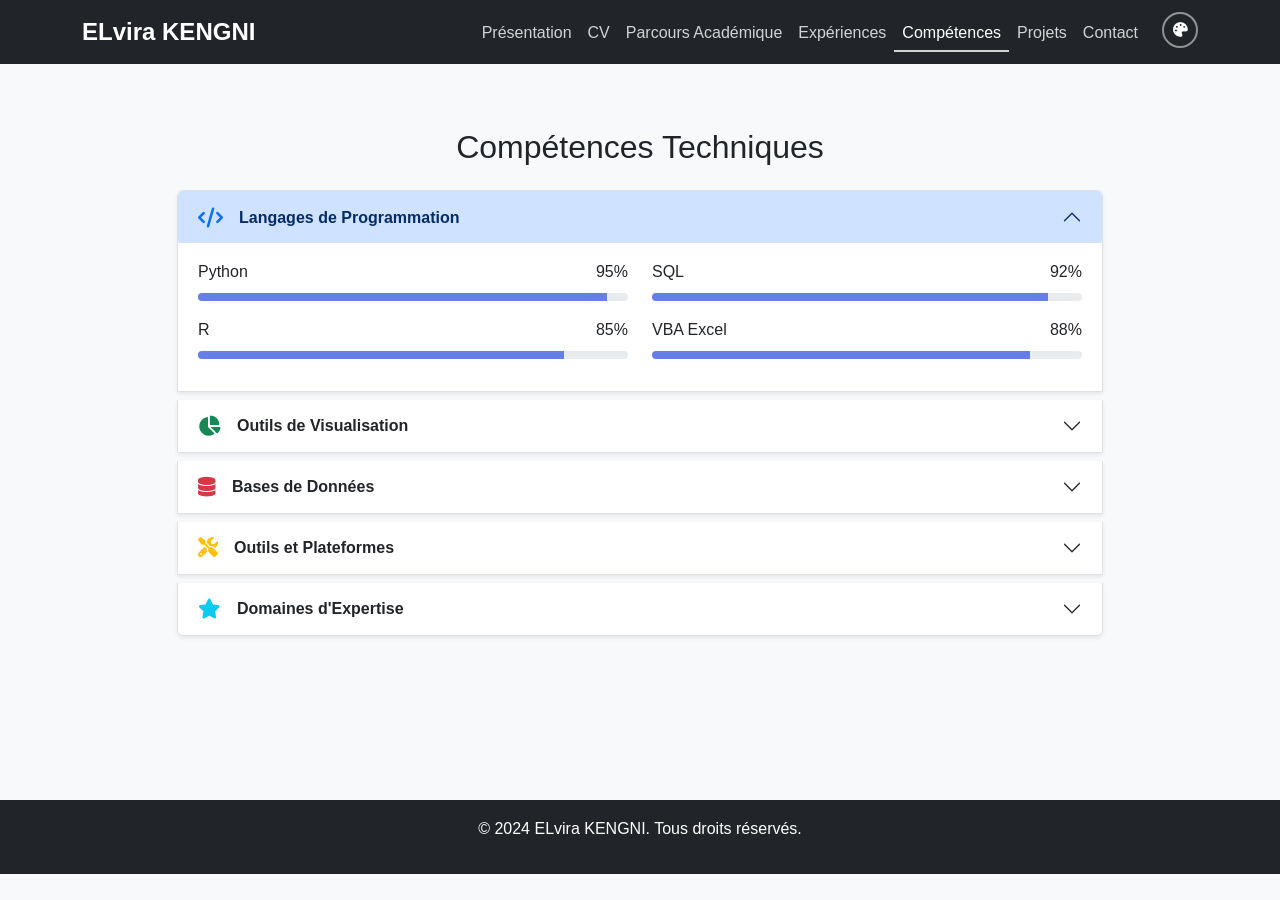
<file: competences.html>
<!DOCTYPE html>
<html lang="fr">
<head>
    <meta charset="UTF-8">
    <meta name="viewport" content="width=device-width, initial-scale=1.0">
    <title>Compétences Techniques - ELvira KENGNI | Data Analyst</title>
    <!-- Bootstrap CSS -->
    <link href="https://cdn.jsdelivr.net/npm/bootstrap@5.3.0/dist/css/bootstrap.min.css" rel="stylesheet">
    <!-- Font Awesome pour les icônes -->
    <link rel="stylesheet" href="https://cdnjs.cloudflare.com/ajax/libs/font-awesome/6.4.0/css/all.min.css">
    <!-- CSS personnalisé -->
    <link rel="stylesheet" href="assets/css/styles.css">
</head>
<body>
    <!-- Navigation -->
    <nav class="navbar navbar-expand-lg navbar-dark bg-dark fixed-top">
        <div class="container">
            <a class="navbar-brand" href="index.html">ELvira KENGNI</a>
            <button class="navbar-toggler" type="button" data-bs-toggle="collapse" data-bs-target="#navbarNav" aria-controls="navbarNav" aria-expanded="false" aria-label="Toggle navigation">
                <span class="navbar-toggler-icon"></span>
            </button>
            <div class="collapse navbar-collapse" id="navbarNav">
                <ul class="navbar-nav ms-auto">
                    <li class="nav-item">
                        <a class="nav-link" href="index.html">Présentation</a>
                    </li>
                    <li class="nav-item">
                        <a class="nav-link" href="cv.html">CV</a>
                    </li>
                    <li class="nav-item">
                        <a class="nav-link" href="parcours.html">Parcours Académique</a>
                    </li>
                    <li class="nav-item">
                        <a class="nav-link" href="experiences.html">Expériences</a>
                    </li>
                    <li class="nav-item">
                        <a class="nav-link active" href="competences.html">Compétences</a>
                    </li>
                    <li class="nav-item">
                        <a class="nav-link" href="projets.html">Projets</a>
                    </li>
                    <li class="nav-item">
                        <a class="nav-link" href="contact.html">Contact</a>
                    </li>
                    <li class="nav-item ms-3">
                        <div class="theme-selector-wrapper" style="position: relative;">
                            <button type="button" class="theme-selector-toggle" id="themeSelectorToggle" title="Sélectionner le thème">
                                <i class="fas fa-palette"></i>
                            </button>
                            <div class="theme-selector-menu" id="themeSelectorMenu">
                                <label class="theme-selector-label">Sélectionner un thème</label>
                                <div class="btn-group w-100" role="group">
                                    <button type="button" class="btn btn-sm theme-btn" data-theme="blue" title="Thème Bleu">
                                        <i class="fas fa-circle" style="color: #667eea;"></i> Bleu
                                    </button>
                                    <button type="button" class="btn btn-sm theme-btn" data-theme="green" title="Thème Vert">
                                        <i class="fas fa-circle" style="color: #10b981;"></i> Vert
                                    </button>
                                    <button type="button" class="btn btn-sm theme-btn" data-theme="orange" title="Thème Orange">
                                        <i class="fas fa-circle" style="color: #f97316;"></i> Orange
                                    </button>
                                    <button type="button" class="btn btn-sm theme-btn" data-theme="black" title="Thème Noir">
                                        <i class="fas fa-circle" style="color: #1f2937;"></i> Noir
                                    </button>
                                </div>
                            </div>
                        </div>
                    </li>
                </ul>
            </div>
        </div>
    </nav>

    <!-- Section Compétences Techniques -->
    <section id="competences" class="py-5" style="margin-top: 80px; min-height: 80vh;">
        <div class="container">
            <h2 class="text-center mb-4">Compétences Techniques</h2>
            <div class="row">
                <div class="col-md-10 mx-auto">
                    <div class="accordion" id="competencesAccordion">
                        <!-- Catégorie Langages de Programmation -->
                        <div class="accordion-item shadow-sm mb-2">
                            <h2 class="accordion-header">
                                <button class="accordion-button" type="button" data-bs-toggle="collapse" data-bs-target="#langages" aria-expanded="true">
                                    <i class="fas fa-code fa-lg me-3 text-primary"></i>
                                    <strong>Langages de Programmation</strong>
                                </button>
                            </h2>
                            <div id="langages" class="accordion-collapse collapse show" data-bs-parent="#competencesAccordion">
                                <div class="accordion-body">
                                    <div class="row">
                                        <div class="col-md-6 mb-3">
                                            <div class="d-flex justify-content-between mb-2">
                                                <span>Python</span>
                                                <span>95%</span>
                                            </div>
                                            <div class="progress">
                                                <div class="progress-bar bg-primary" style="width: 95%"></div>
                                            </div>
                                        </div>
                                        <div class="col-md-6 mb-3">
                                            <div class="d-flex justify-content-between mb-2">
                                                <span>SQL</span>
                                                <span>92%</span>
                                            </div>
                                            <div class="progress">
                                                <div class="progress-bar bg-primary" style="width: 92%"></div>
                                            </div>
                                        </div>
                                        <div class="col-md-6 mb-3">
                                            <div class="d-flex justify-content-between mb-2">
                                                <span>R</span>
                                                <span>85%</span>
                                            </div>
                                            <div class="progress">
                                                <div class="progress-bar bg-primary" style="width: 85%"></div>
                                            </div>
                                        </div>
                                        <div class="col-md-6 mb-3">
                                            <div class="d-flex justify-content-between mb-2">
                                                <span>VBA Excel</span>
                                                <span>88%</span>
                                            </div>
                                            <div class="progress">
                                                <div class="progress-bar bg-primary" style="width: 88%"></div>
                                            </div>
                                        </div>
                                    </div>
                                </div>
                            </div>
                        </div>

                        <!-- Catégorie Outils de Visualisation -->
                        <div class="accordion-item shadow-sm mb-2">
                            <h2 class="accordion-header">
                                <button class="accordion-button collapsed" type="button" data-bs-toggle="collapse" data-bs-target="#visualisation">
                                    <i class="fas fa-chart-pie fa-lg me-3 text-success"></i>
                                    <strong>Outils de Visualisation</strong>
                                </button>
                            </h2>
                            <div id="visualisation" class="accordion-collapse collapse" data-bs-parent="#competencesAccordion">
                                <div class="accordion-body">
                                    <div class="row">
                                        <div class="col-md-6 mb-3">
                                            <div class="d-flex justify-content-between mb-2">
                                                <span>Power BI</span>
                                                <span>94%</span>
                                            </div>
                                            <div class="progress">
                                                <div class="progress-bar bg-success" style="width: 94%"></div>
                                            </div>
                                        </div>
                                        <div class="col-md-6 mb-3">
                                            <div class="d-flex justify-content-between mb-2">
                                                <span>Tableau</span>
                                                <span>90%</span>
                                            </div>
                                            <div class="progress">
                                                <div class="progress-bar bg-success" style="width: 90%"></div>
                                            </div>
                                        </div>
                                        <div class="col-md-6 mb-3">
                                            <div class="d-flex justify-content-between mb-2">
                                                <span>Looker</span>
                                                <span>82%</span>
                                            </div>
                                            <div class="progress">
                                                <div class="progress-bar bg-success" style="width: 82%"></div>
                                            </div>
                                        </div>
                                        <div class="col-md-6 mb-3">
                                            <div class="d-flex justify-content-between mb-2">
                                                <span>Matplotlib/Seaborn</span>
                                                <span>88%</span>
                                            </div>
                                            <div class="progress">
                                                <div class="progress-bar bg-success" style="width: 88%"></div>
                                            </div>
                                        </div>
                                    </div>
                                </div>
                            </div>
                        </div>

                        <!-- Catégorie Bases de Données -->
                        <div class="accordion-item shadow-sm mb-2">
                            <h2 class="accordion-header">
                                <button class="accordion-button collapsed" type="button" data-bs-toggle="collapse" data-bs-target="#databases">
                                    <i class="fas fa-database fa-lg me-3 text-danger"></i>
                                    <strong>Bases de Données</strong>
                                </button>
                            </h2>
                            <div id="databases" class="accordion-collapse collapse" data-bs-parent="#competencesAccordion">
                                <div class="accordion-body">
                                    <div class="row">
                                        <div class="col-md-6 mb-3">
                                            <div class="d-flex justify-content-between mb-2">
                                                <span>PostgreSQL</span>
                                                <span>91%</span>
                                            </div>
                                            <div class="progress">
                                                <div class="progress-bar bg-danger" style="width: 91%"></div>
                                            </div>
                                        </div>
                                        <div class="col-md-6 mb-3">
                                            <div class="d-flex justify-content-between mb-2">
                                                <span>MySQL</span>
                                                <span>89%</span>
                                            </div>
                                            <div class="progress">
                                                <div class="progress-bar bg-danger" style="width: 89%"></div>
                                            </div>
                                        </div>
                                        <div class="col-md-6 mb-3">
                                            <div class="d-flex justify-content-between mb-2">
                                                <span>MongoDB</span>
                                                <span>80%</span>
                                            </div>
                                            <div class="progress">
                                                <div class="progress-bar bg-danger" style="width: 80%"></div>
                                            </div>
                                        </div>
                                        <div class="col-md-6 mb-3">
                                            <div class="d-flex justify-content-between mb-2">
                                                <span>BigQuery</span>
                                                <span>85%</span>
                                            </div>
                                            <div class="progress">
                                                <div class="progress-bar bg-danger" style="width: 85%"></div>
                                            </div>
                                        </div>
                                    </div>
                                </div>
                            </div>
                        </div>

                        <!-- Catégorie Outils et Plateformes -->
                        <div class="accordion-item shadow-sm mb-2">
                            <h2 class="accordion-header">
                                <button class="accordion-button collapsed" type="button" data-bs-toggle="collapse" data-bs-target="#tools">
                                    <i class="fas fa-tools fa-lg me-3 text-warning"></i>
                                    <strong>Outils et Plateformes</strong>
                                </button>
                            </h2>
                            <div id="tools" class="accordion-collapse collapse" data-bs-parent="#competencesAccordion">
                                <div class="accordion-body">
                                    <div class="row">
                                        <div class="col-md-6 mb-3">
                                            <div class="d-flex justify-content-between mb-2">
                                                <span>Microsoft Excel Avancé</span>
                                                <span>93%</span>
                                            </div>
                                            <div class="progress">
                                                <div class="progress-bar bg-warning" style="width: 93%"></div>
                                            </div>
                                        </div>
                                        <div class="col-md-6 mb-3">
                                            <div class="d-flex justify-content-between mb-2">
                                                <span>AWS (RDS, Redshift)</span>
                                                <span>82%</span>
                                            </div>
                                            <div class="progress">
                                                <div class="progress-bar bg-warning" style="width: 82%"></div>
                                            </div>
                                        </div>
                                        <div class="col-md-6 mb-3">
                                            <div class="d-flex justify-content-between mb-2">
                                                <span>Git/GitHub</span>
                                                <span>87%</span>
                                            </div>
                                            <div class="progress">
                                                <div class="progress-bar bg-warning" style="width: 87%"></div>
                                            </div>
                                        </div>
                                        <div class="col-md-6 mb-3">
                                            <div class="d-flex justify-content-between mb-2">
                                                <span>Jupyter Notebook</span>
                                                <span>90%</span>
                                            </div>
                                            <div class="progress">
                                                <div class="progress-bar bg-warning" style="width: 90%"></div>
                                            </div>
                                        </div>
                                    </div>
                                </div>
                            </div>
                        </div>

                        <!-- Catégorie Domaines d'Expertise -->
                        <div class="accordion-item shadow-sm">
                            <h2 class="accordion-header">
                                <button class="accordion-button collapsed" type="button" data-bs-toggle="collapse" data-bs-target="#expertise">
                                    <i class="fas fa-star fa-lg me-3 text-info"></i>
                                    <strong>Domaines d'Expertise</strong>
                                </button>
                            </h2>
                            <div id="expertise" class="accordion-collapse collapse" data-bs-parent="#competencesAccordion">
                                <div class="accordion-body">
                                    <div class="row">
                                        <div class="col-md-6 mb-3">
                                            <div class="d-flex justify-content-between mb-2">
                                                <span>Analyse Statistique</span>
                                                <span>92%</span>
                                            </div>
                                            <div class="progress">
                                                <div class="progress-bar bg-info" style="width: 92%"></div>
                                            </div>
                                        </div>
                                        <div class="col-md-6 mb-3">
                                            <div class="d-flex justify-content-between mb-2">
                                                <span>Machine Learning</span>
                                                <span>80%</span>
                                            </div>
                                            <div class="progress">
                                                <div class="progress-bar bg-info" style="width: 80%"></div>
                                            </div>
                                        </div>
                                        <div class="col-md-6 mb-3">
                                            <div class="d-flex justify-content-between mb-2">
                                                <span>ETL et Data Pipeline</span>
                                                <span>88%</span>
                                            </div>
                                            <div class="progress">
                                                <div class="progress-bar bg-info" style="width: 88%"></div>
                                            </div>
                                        </div>
                                        <div class="col-md-6 mb-3">
                                            <div class="d-flex justify-content-between mb-2">
                                                <span>Business Intelligence</span>
                                                <span>90%</span>
                                            </div>
                                            <div class="progress">
                                                <div class="progress-bar bg-info" style="width: 90%"></div>
                                            </div>
                                        </div>
                                    </div>
                                </div>
                            </div>
                        </div>
                    </div>
                </div>
            </div>
        </div>
    </section>

    <!-- Footer -->
    <footer class="bg-dark text-white py-3">
        <div class="container text-center">
            <p>&copy; 2024 ELvira KENGNI. Tous droits réservés.</p>
        </div>
    </footer>

    <!-- Bootstrap JS -->
    <script src="https://cdn.jsdelivr.net/npm/bootstrap@5.3.0/dist/js/bootstrap.bundle.min.js"></script>
    <!-- JS personnalisé -->
    <script src="assets/js/script.js"></script>
</body>
</html>
</file>
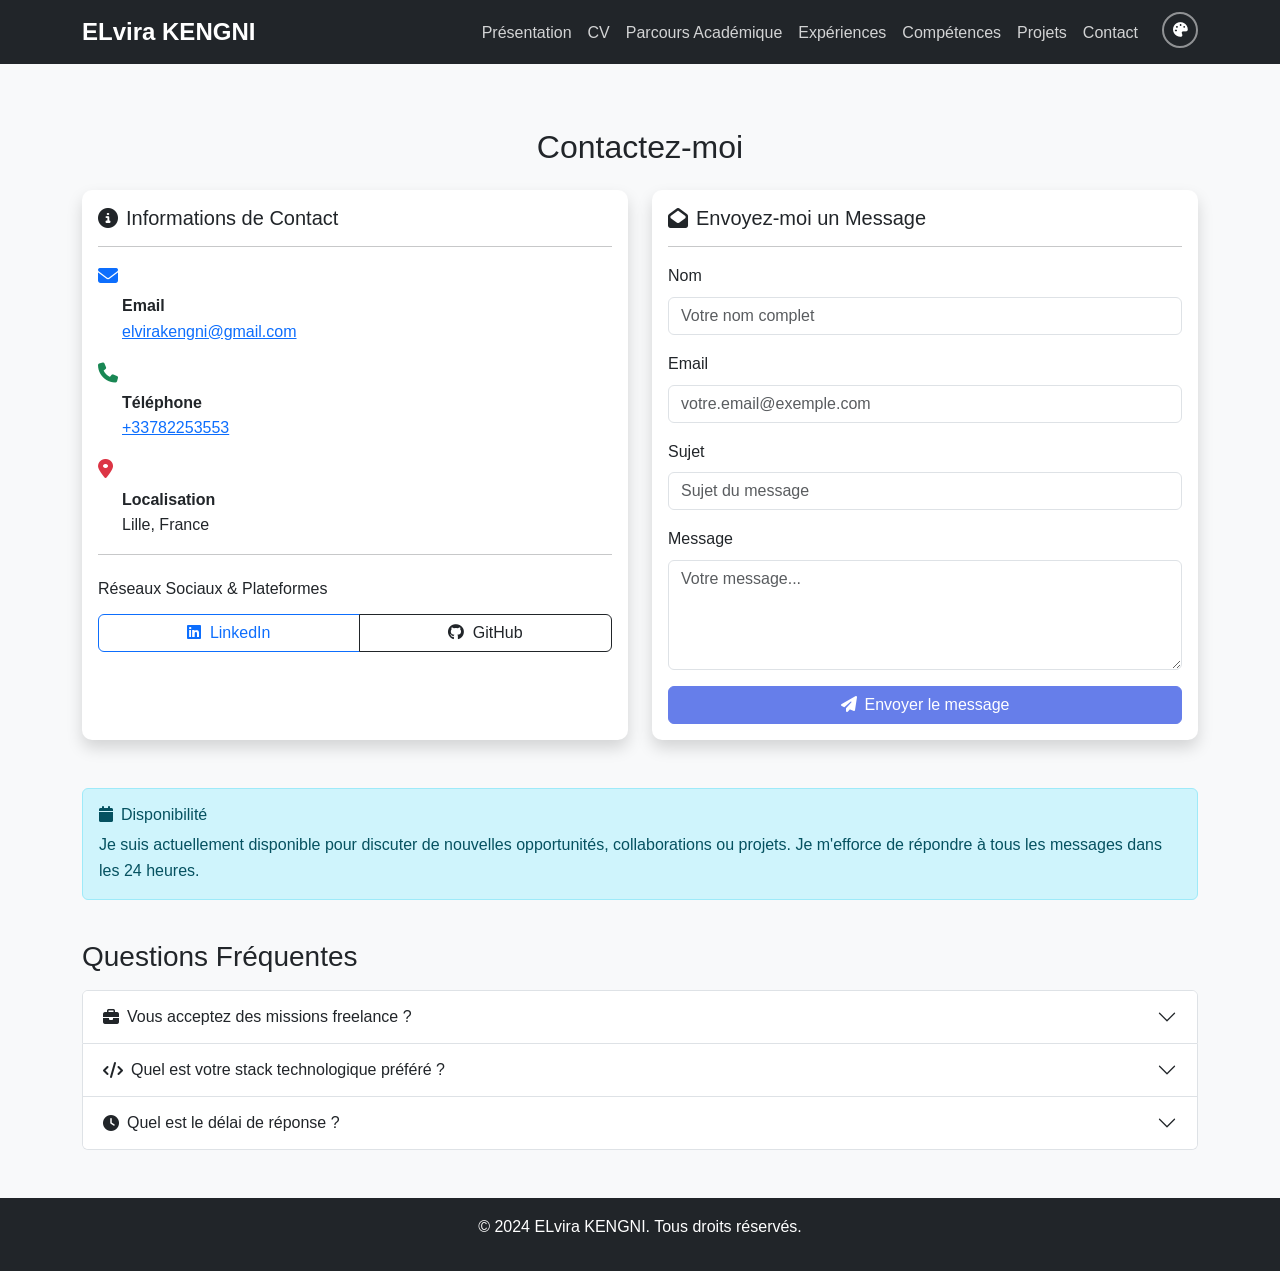
<file: contact.html>
<!DOCTYPE html>
<html lang="fr">
<head>
    <meta charset="UTF-8">
    <meta name="viewport" content="width=device-width, initial-scale=1.0">
    <title>Contact - ELvira KENGNI | Data Analyst</title>
    <!-- Bootstrap CSS -->
    <link href="https://cdn.jsdelivr.net/npm/bootstrap@5.3.0/dist/css/bootstrap.min.css" rel="stylesheet">
    <!-- Font Awesome pour les icônes -->
    <link rel="stylesheet" href="https://cdnjs.cloudflare.com/ajax/libs/font-awesome/6.4.0/css/all.min.css">
    <!-- CSS personnalisé -->
    <link rel="stylesheet" href="assets/css/styles.css">
</head>
<body>
    <!-- Navigation -->
    <nav class="navbar navbar-expand-lg navbar-dark bg-dark fixed-top">
        <div class="container">
            <a class="navbar-brand" href="index.html">ELvira KENGNI</a>
            <button class="navbar-toggler" type="button" data-bs-toggle="collapse" data-bs-target="#navbarNav" aria-controls="navbarNav" aria-expanded="false" aria-label="Toggle navigation">
                <span class="navbar-toggler-icon"></span>
            </button>
            <div class="collapse navbar-collapse" id="navbarNav">
                <ul class="navbar-nav ms-auto">
                    <li class="nav-item">
                        <a class="nav-link" href="index.html">Présentation</a>
                    </li>
                    <li class="nav-item">
                        <a class="nav-link" href="cv.html">CV</a>
                    </li>
                    <li class="nav-item">
                        <a class="nav-link" href="parcours.html">Parcours Académique</a>
                    </li>
                    <li class="nav-item">
                        <a class="nav-link" href="experiences.html">Expériences</a>
                    </li>
                    <li class="nav-item">
                        <a class="nav-link" href="competences.html">Compétences</a>
                    </li>
                    <li class="nav-item">
                        <a class="nav-link" href="projets.html">Projets</a>
                    </li>
                    <li class="nav-item">
                        <a class="nav-link active" href="contact.html">Contact</a>
                    </li>
                    <li class="nav-item ms-3">
                        <div class="theme-selector-wrapper" style="position: relative;">
                            <button type="button" class="theme-selector-toggle" id="themeSelectorToggle" title="Sélectionner le thème">
                                <i class="fas fa-palette"></i>
                            </button>
                            <div class="theme-selector-menu" id="themeSelectorMenu">
                                <label class="theme-selector-label">Sélectionner un thème</label>
                                <div class="btn-group w-100" role="group">
                                    <button type="button" class="btn btn-sm theme-btn" data-theme="blue" title="Thème Bleu">
                                        <i class="fas fa-circle" style="color: #667eea;"></i> Bleu
                                    </button>
                                    <button type="button" class="btn btn-sm theme-btn" data-theme="green" title="Thème Vert">
                                        <i class="fas fa-circle" style="color: #10b981;"></i> Vert
                                    </button>
                                    <button type="button" class="btn btn-sm theme-btn" data-theme="orange" title="Thème Orange">
                                        <i class="fas fa-circle" style="color: #f97316;"></i> Orange
                                    </button>
                                    <button type="button" class="btn btn-sm theme-btn" data-theme="black" title="Thème Noir">
                                        <i class="fas fa-circle" style="color: #1f2937;"></i> Noir
                                    </button>
                                </div>
                            </div>
                        </div>
                    </li>
                </ul>
            </div>
        </div>
    </nav>

    <!-- Section Contact -->
    <section id="contact" class="py-5" style="margin-top: 80px; min-height: 80vh;">
        <div class="container">
            <h2 class="text-center mb-4">Contactez-moi</h2>
            <div class="row">
                <!-- Informations de Contact -->
                <div class="col-md-6 mb-4">
                    <div class="card shadow h-100">
                        <div class="card-body">
                            <h5 class="card-title"><i class="fas fa-info-circle me-2"></i>Informations de Contact</h5>
                            <hr>
                            <div class="mb-3">
                                <p class="mb-1"><i class="fas fa-envelope me-2 text-primary fa-lg"></i></p>
                                <p class="ms-4">
                                    <strong>Email</strong><br>
                                    <a href="mailto:elvirakengni@gmail.com">elvirakengni@gmail.com</a>
                                </p>
                            </div>
                            <div class="mb-3">
                                <p class="mb-1"><i class="fas fa-phone me-2 text-success fa-lg"></i></p>
                                <p class="ms-4">
                                    <strong>Téléphone</strong><br>
                                    <a href="tel:+33698765432">+33782253553</a>
                                </p>
                            </div>
                            <div class="mb-3">
                                <p class="mb-1"><i class="fas fa-map-marker-alt me-2 text-danger fa-lg"></i></p>
                                <p class="ms-4">
                                    <strong>Localisation</strong><br>
                                    Lille, France
                                </p>
                            </div>

                            <hr>
                            <h6 class="mt-4 mb-3">Réseaux Sociaux & Plateformes</h6>
                            <div class="btn-group w-100" role="group">
                                <a href="https://www.linkedin.com/in/elvira-francheska-kengni-1b4939281" target="_blank" class="btn btn-outline-primary" title="LinkedIn">
                                    <i class="fab fa-linkedin me-1"></i> LinkedIn
                                </a>
                                <a href="#" target="_blank" class="btn btn-outline-dark" title="GitHub">
                                    <i class="fab fa-github me-1"></i> GitHub
                                </a>
                            </div>
                        </div>
                    </div>
                </div>

                <!-- Formulaire de Contact -->
                <div class="col-md-6 mb-4">
                    <div class="card shadow h-100">
                        <div class="card-body">
                            <h5 class="card-title"><i class="fas fa-envelope-open me-2"></i>Envoyez-moi un Message</h5>
                            <hr>
                            <form id="contactForm">
                                <div class="mb-3">
                                    <label for="name" class="form-label">Nom</label>
                                    <input type="text" class="form-control" id="name" name="name" required placeholder="Votre nom complet">
                                </div>
                                <div class="mb-3">
                                    <label for="email" class="form-label">Email</label>
                                    <input type="email" class="form-control" id="email" name="email" required placeholder="votre.email@exemple.com">
                                </div>
                                <div class="mb-3">
                                    <label for="subject" class="form-label">Sujet</label>
                                    <input type="text" class="form-control" id="subject" name="subject" required placeholder="Sujet du message">
                                </div>
                                <div class="mb-3">
                                    <label for="message" class="form-label">Message</label>
                                    <textarea class="form-control" id="message" name="message" rows="4" required placeholder="Votre message..."></textarea>
                                </div>
                                <button type="submit" class="btn btn-primary w-100">
                                    <i class="fas fa-paper-plane me-2"></i>Envoyer le message
                                </button>
                                <div id="successMessage" class="alert alert-success mt-3" style="display: none;">
                                    <i class="fas fa-check-circle me-2"></i>Message envoyé avec succès ! Je vous recontacterai très bientôt.
                                </div>
                                <div id="errorMessage" class="alert alert-danger mt-3" style="display: none;">
                                    <i class="fas fa-exclamation-circle me-2"></i>Une erreur s'est produite. Veuillez réessayer ou me contacter directement par email.
                                </div>
                            </form>
                        </div>
                    </div>
                </div>
            </div>

            <!-- Section Disponibilité -->
            <div class="row mt-4">
                <div class="col-md-12">
                    <div class="alert alert-info" role="alert">
                        <h6 class="alert-heading"><i class="fas fa-calendar me-2"></i>Disponibilité</h6>
                        <p class="mb-0">Je suis actuellement disponible pour discuter de nouvelles opportunités, collaborations ou projets. Je m'efforce de répondre à tous les messages dans les 24 heures.</p>
                    </div>
                </div>
            </div>

            <!-- FAQ -->
            <div class="row mt-4">
                <div class="col-md-12">
                    <h3 class="mb-3">Questions Fréquentes</h3>
                    <div class="accordion" id="faqAccordion">
                        <div class="accordion-item">
                            <h2 class="accordion-header">
                                <button class="accordion-button collapsed" type="button" data-bs-toggle="collapse" data-bs-target="#faq1">
                                    <i class="fas fa-briefcase me-2"></i>Vous acceptez des missions freelance ?
                                </button>
                            </h2>
                            <div id="faq1" class="accordion-collapse collapse" data-bs-parent="#faqAccordion">
                                <div class="accordion-body">
                                    Oui, je suis disponible pour des missions freelance ou des contrats à court terme. Je peux intervenir sur des projets d'analyse de données, création de dashboards, ou formation aux outils BI.
                                </div>
                            </div>
                        </div>
                        <div class="accordion-item">
                            <h2 class="accordion-header">
                                <button class="accordion-button collapsed" type="button" data-bs-toggle="collapse" data-bs-target="#faq2">
                                    <i class="fas fa-code me-2"></i>Quel est votre stack technologique préféré ?
                                </button>
                            </h2>
                            <div id="faq2" class="accordion-collapse collapse" data-bs-parent="#faqAccordion">
                                <div class="accordion-body">
                                    Je suis spécialisée en Python, SQL et Power BI. J'ai également une solide expérience avec  R, et les bases de données PostgreSQL/MySQL. Je m'adapte rapidement à d'autres technologies selon les besoins du projet.
                                </div>
                            </div>
                        </div>
                       
                        <div class="accordion-item">
                            <h2 class="accordion-header">
                                <button class="accordion-button collapsed" type="button" data-bs-toggle="collapse" data-bs-target="#faq4">
                                    <i class="fas fa-clock me-2"></i>Quel est le délai de réponse ?
                                </button>
                            </h2>
                            <div id="faq4" class="accordion-collapse collapse" data-bs-parent="#faqAccordion">
                                <div class="accordion-body">
                                    Je m'efforce de répondre à tous les messages dans les 24 heures. Pour les demandes urgentes, n'hésitez pas à m'appeler directement au +33782253553.
                                </div>
                            </div>
                        </div>
                    </div>
                </div>
            </div>
        </div>
    </section>

    <!-- Footer -->
    <footer class="bg-dark text-white py-3">
        <div class="container text-center">
            <p>&copy; 2024 ELvira KENGNI. Tous droits réservés.</p>
        </div>
    </footer>

    <!-- Bootstrap JS -->
    <script src="https://cdn.jsdelivr.net/npm/bootstrap@5.3.0/dist/js/bootstrap.bundle.min.js"></script>
    <!-- JS personnalisé -->
    <script src="assets/js/script.js"></script>
</body>
</html>
</file>
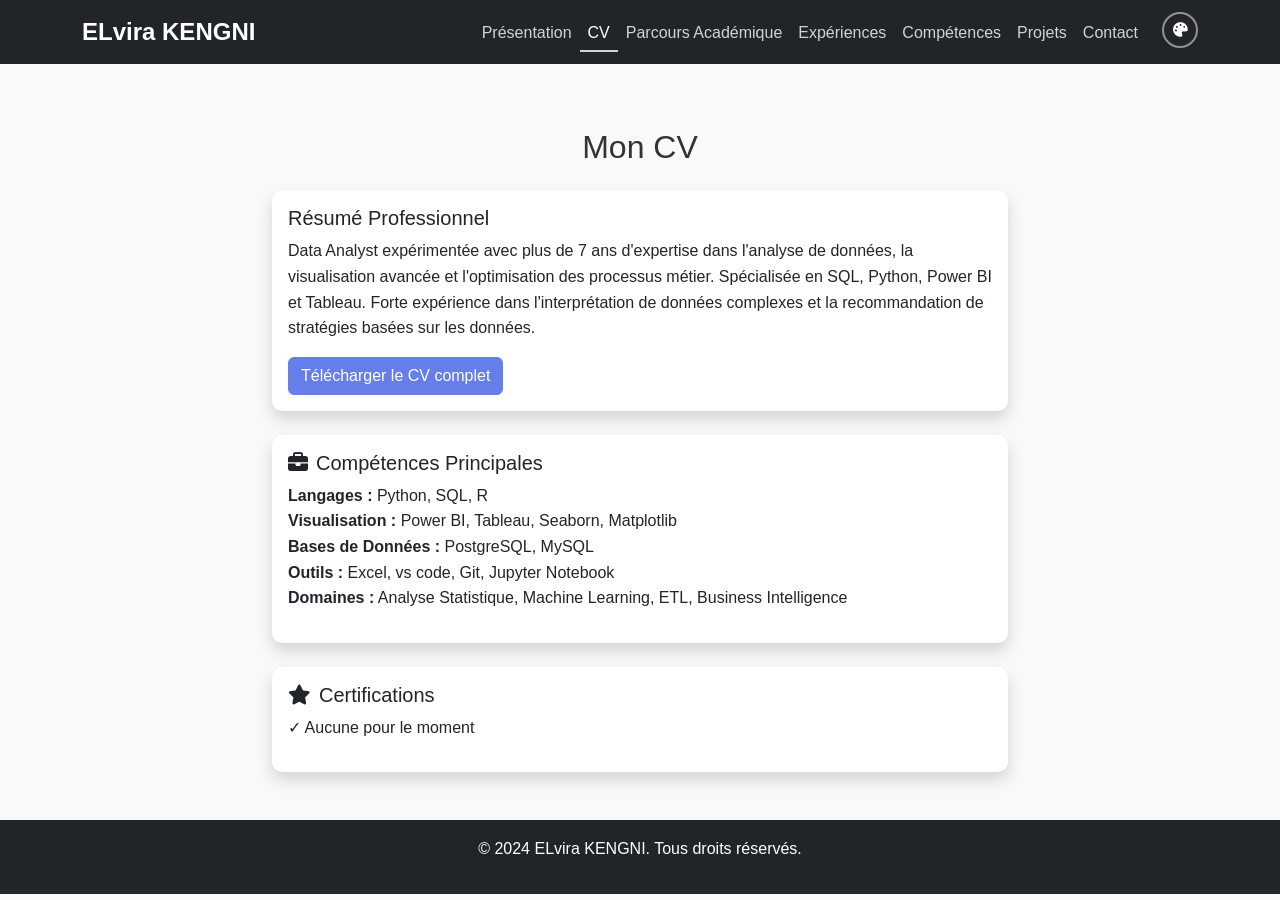
<file: cv.html>
<!DOCTYPE html>
<html lang="fr">
<head>
    <meta charset="UTF-8">
    <meta name="viewport" content="width=device-width, initial-scale=1.0">
    <title>CV - ELvira KENGNI | Data Analyst</title>
    <!-- Bootstrap CSS -->
    <link href="https://cdn.jsdelivr.net/npm/bootstrap@5.3.0/dist/css/bootstrap.min.css" rel="stylesheet">
    <!-- Font Awesome pour les icônes -->
    <link rel="stylesheet" href="https://cdnjs.cloudflare.com/ajax/libs/font-awesome/6.4.0/css/all.min.css">
    <!-- CSS personnalisé -->
    <link rel="stylesheet" href="assets/css/styles.css">
</head>
<body>
    <!-- Navigation -->
    <nav class="navbar navbar-expand-lg navbar-dark bg-dark fixed-top">
        <div class="container">
            <a class="navbar-brand" href="index.html">ELvira KENGNI</a>
            <button class="navbar-toggler" type="button" data-bs-toggle="collapse" data-bs-target="#navbarNav" aria-controls="navbarNav" aria-expanded="false" aria-label="Toggle navigation">
                <span class="navbar-toggler-icon"></span>
            </button>
            <div class="collapse navbar-collapse" id="navbarNav">
                <ul class="navbar-nav ms-auto">
                    <li class="nav-item">
                        <a class="nav-link" href="index.html">Présentation</a>
                    </li>
                    <li class="nav-item">
                        <a class="nav-link active" href="cv.html">CV</a>
                    </li>
                    <li class="nav-item">
                        <a class="nav-link" href="parcours.html">Parcours Académique</a>
                    </li>
                    <li class="nav-item">
                        <a class="nav-link" href="experiences.html">Expériences</a>
                    </li>
                    <li class="nav-item">
                        <a class="nav-link" href="competences.html">Compétences</a>
                    </li>
                    <li class="nav-item">
                        <a class="nav-link" href="projets.html">Projets</a>
                    </li>
                    <li class="nav-item">
                        <a class="nav-link" href="contact.html">Contact</a>
                    </li>
                    <li class="nav-item ms-3">
                        <div class="theme-selector-wrapper" style="position: relative;">
                            <button type="button" class="theme-selector-toggle" id="themeSelectorToggle" title="Sélectionner le thème">
                                <i class="fas fa-palette"></i>
                            </button>
                            <div class="theme-selector-menu" id="themeSelectorMenu">
                                <label class="theme-selector-label">Sélectionner un thème</label>
                                <div class="btn-group w-100" role="group">
                                    <button type="button" class="btn btn-sm theme-btn" data-theme="blue" title="Thème Bleu">
                                        <i class="fas fa-circle" style="color: #667eea;"></i> Bleu
                                    </button>
                                    <button type="button" class="btn btn-sm theme-btn" data-theme="green" title="Thème Vert">
                                        <i class="fas fa-circle" style="color: #10b981;"></i> Vert
                                    </button>
                                    <button type="button" class="btn btn-sm theme-btn" data-theme="orange" title="Thème Orange">
                                        <i class="fas fa-circle" style="color: #f97316;"></i> Orange
                                    </button>
                                    <button type="button" class="btn btn-sm theme-btn" data-theme="black" title="Thème Noir">
                                        <i class="fas fa-circle" style="color: #1f2937;"></i> Noir
                                    </button>
                                </div>
                            </div>
                        </div>
                    </li>
                </ul>
            </div>
        </div>
    </nav>

    <!-- Section CV -->
    <section id="cv" class="py-5 bg-light" style="margin-top: 80px; min-height: 80vh;">
        <div class="container">
            <h2 class="text-center mb-4">Mon CV</h2>
            <div class="row">
                <div class="col-md-8 mx-auto">
                    <div class="card shadow">
                        <div class="card-body">
                            <h5 class="card-title">Résumé Professionnel</h5>
                            <p class="card-text">Data Analyst expérimentée avec plus de 7 ans d'expertise dans l'analyse de données, la visualisation avancée et l'optimisation des processus métier. Spécialisée en SQL, Python, Power BI et Tableau. Forte expérience dans l'interprétation de données complexes et la recommandation de stratégies basées sur les données.</p>
                            <a href="./assets/Elvira_Francheska_KENGNI_CV.pdf" class="btn btn-primary" download>Télécharger le CV complet</a>
                        </div>
                    </div>

                    <div class="card shadow mt-4">
                        <div class="card-body">
                            <h5 class="card-title"><i class="fas fa-briefcase me-2"></i>Compétences Principales</h5>
                            <ul class="list-unstyled">
                                <li><strong>Langages :</strong> Python, SQL, R</li>
                                <li><strong>Visualisation :</strong> Power BI, Tableau, Seaborn, Matplotlib</li>
                                <li><strong>Bases de Données :</strong> PostgreSQL, MySQL</li>
                                <li><strong>Outils :</strong> Excel, vs code, Git, Jupyter Notebook</li>
                                <li><strong>Domaines :</strong> Analyse Statistique, Machine Learning, ETL, Business Intelligence</li>
                            </ul>
                        </div>
                    </div>

                    <div class="card shadow mt-4">
                        <div class="card-body">
                            <h5 class="card-title"><i class="fas fa-star me-2"></i>Certifications</h5>
                            <ul class="list-unstyled">
                                <li>✓ Aucune pour le moment</li>
                            </ul>
                        </div>
                    </div>
                </div>
            </div>
        </div>
    </section>

    <!-- Footer -->
    <footer class="bg-dark text-white py-3">
        <div class="container text-center">
            <p>&copy; 2024 ELvira KENGNI. Tous droits réservés.</p>
        </div>
    </footer>

    <!-- Bootstrap JS -->
    <script src="https://cdn.jsdelivr.net/npm/bootstrap@5.3.0/dist/js/bootstrap.bundle.min.js"></script>
    <!-- JS personnalisé -->
    <script src="assets/js/script.js"></script>
</body>
</html>
</file>
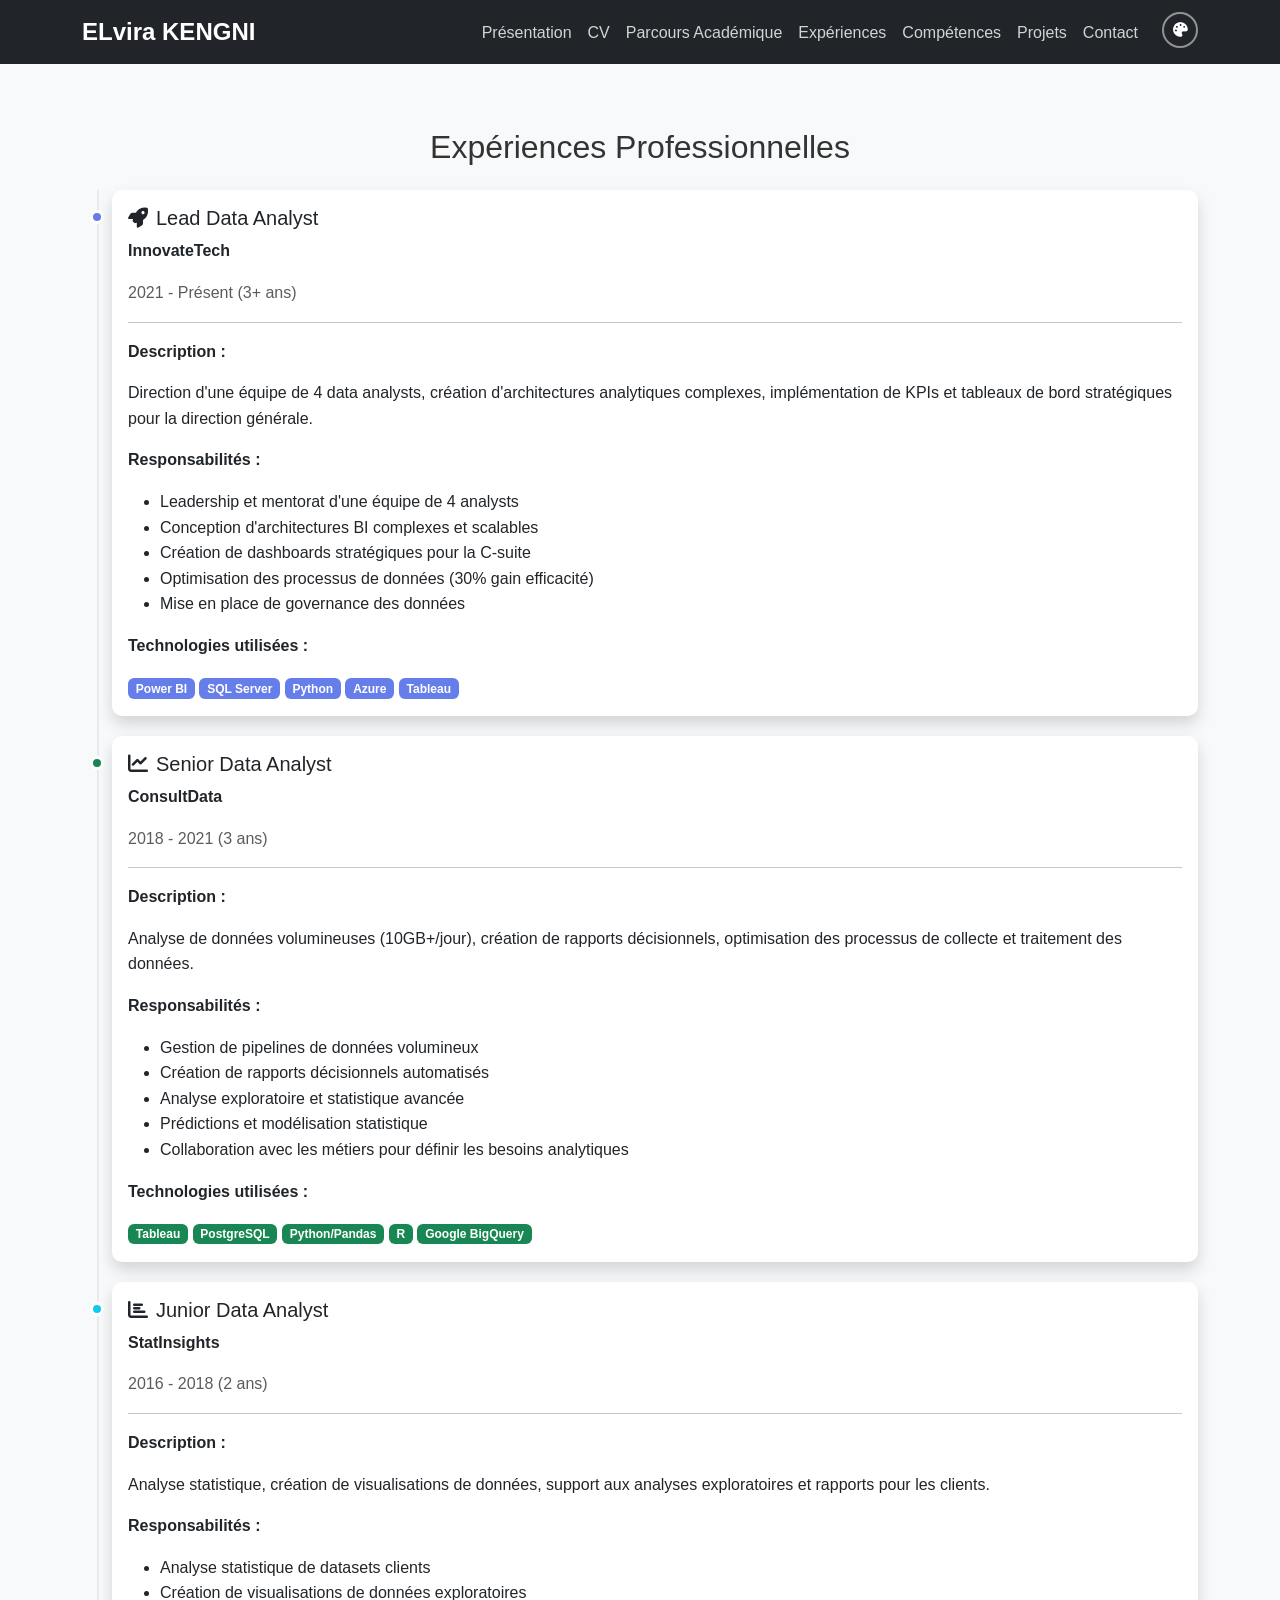
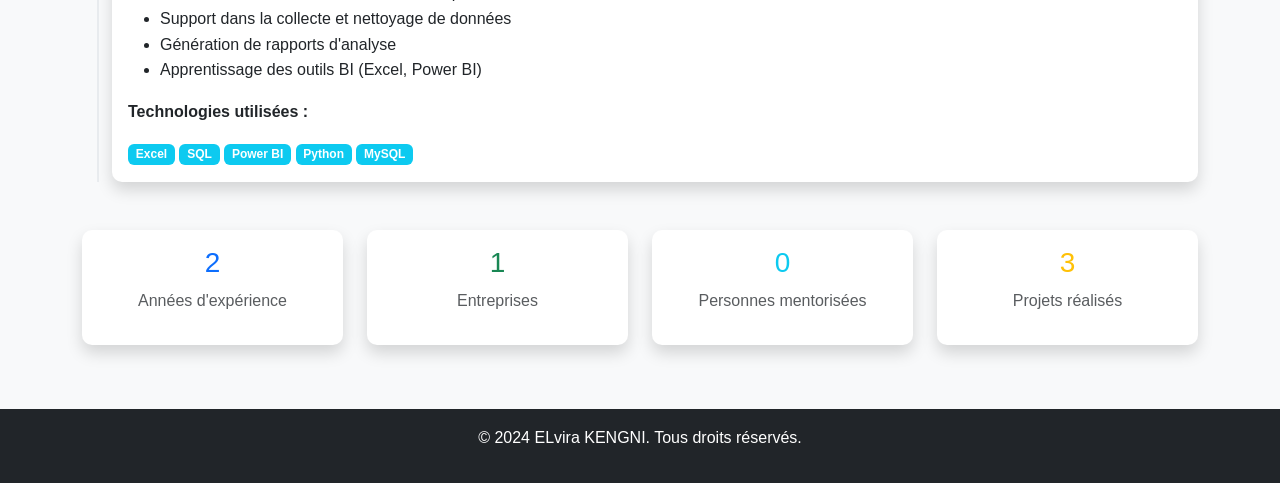
<file: experiences.html>
<!DOCTYPE html>
<html lang="fr">
<head>
    <meta charset="UTF-8">
    <meta name="viewport" content="width=device-width, initial-scale=1.0">
    <title>Expériences Professionnelles - ELvira KENGNI | Data Analyst</title>
    <!-- Bootstrap CSS -->
    <link href="https://cdn.jsdelivr.net/npm/bootstrap@5.3.0/dist/css/bootstrap.min.css" rel="stylesheet">
    <!-- Font Awesome pour les icônes -->
    <link rel="stylesheet" href="https://cdnjs.cloudflare.com/ajax/libs/font-awesome/6.4.0/css/all.min.css">
    <!-- CSS personnalisé -->
    <link rel="stylesheet" href="assets/css/styles.css">
</head>
<body>
    <!-- Navigation -->
    <nav class="navbar navbar-expand-lg navbar-dark bg-dark fixed-top">
        <div class="container">
            <a class="navbar-brand" href="index.html">ELvira KENGNI</a>
            <button class="navbar-toggler" type="button" data-bs-toggle="collapse" data-bs-target="#navbarNav" aria-controls="navbarNav" aria-expanded="false" aria-label="Toggle navigation">
                <span class="navbar-toggler-icon"></span>
            </button>
            <div class="collapse navbar-collapse" id="navbarNav">
                <ul class="navbar-nav ms-auto">
                    <li class="nav-item">
                        <a class="nav-link" href="index.html">Présentation</a>
                    </li>
                    <li class="nav-item">
                        <a class="nav-link" href="cv.html">CV</a>
                    </li>
                    <li class="nav-item">
                        <a class="nav-link" href="parcours.html">Parcours Académique</a>
                    </li>
                    <li class="nav-item">
                        <a class="nav-link active" href="experiences.html">Expériences</a>
                    </li>
                    <li class="nav-item">
                        <a class="nav-link" href="competences.html">Compétences</a>
                    </li>
                    <li class="nav-item">
                        <a class="nav-link" href="projets.html">Projets</a>
                    </li>
                    <li class="nav-item">
                        <a class="nav-link" href="contact.html">Contact</a>
                    </li>
                    <li class="nav-item ms-3">
                        <div class="theme-selector-wrapper" style="position: relative;">
                            <button type="button" class="theme-selector-toggle" id="themeSelectorToggle" title="Sélectionner le thème">
                                <i class="fas fa-palette"></i>
                            </button>
                            <div class="theme-selector-menu" id="themeSelectorMenu">
                                <label class="theme-selector-label">Sélectionner un thème</label>
                                <div class="btn-group w-100" role="group">
                                    <button type="button" class="btn btn-sm theme-btn" data-theme="blue" title="Thème Bleu">
                                        <i class="fas fa-circle" style="color: #667eea;"></i> Bleu
                                    </button>
                                    <button type="button" class="btn btn-sm theme-btn" data-theme="green" title="Thème Vert">
                                        <i class="fas fa-circle" style="color: #10b981;"></i> Vert
                                    </button>
                                    <button type="button" class="btn btn-sm theme-btn" data-theme="orange" title="Thème Orange">
                                        <i class="fas fa-circle" style="color: #f97316;"></i> Orange
                                    </button>
                                    <button type="button" class="btn btn-sm theme-btn" data-theme="black" title="Thème Noir">
                                        <i class="fas fa-circle" style="color: #1f2937;"></i> Noir
                                    </button>
                                </div>
                            </div>
                        </div>
                    </li>
                </ul>
            </div>
        </div>
    </nav>

    <!-- Section Expériences Professionnelles -->
    <section id="experiences" class="py-5 bg-light" style="margin-top: 80px; min-height: 80vh;">
        <div class="container">
            <h2 class="text-center mb-4">Expériences Professionnelles</h2>
            <div class="timeline">
                <!-- Expérience 1 -->
                <div class="timeline-item">
                    <div class="timeline-marker bg-primary"></div>
                    <div class="timeline-content card shadow mb-3">
                        <div class="card-body">
                            <h5 class="card-title"><i class="fas fa-rocket me-2"></i>Lead Data Analyst</h5>
                            <p class="card-text"><strong>InnovateTech</strong></p>
                            <p class="card-text text-muted">2021 - Présent (3+ ans)</p>
                            <hr>
                            <p><strong>Description :</strong></p>
                            <p>Direction d'une équipe de 4 data analysts, création d'architectures analytiques complexes, implémentation de KPIs et tableaux de bord stratégiques pour la direction générale.</p>
                            <p><strong>Responsabilités :</strong></p>
                            <ul>
                                <li>Leadership et mentorat d'une équipe de 4 analysts</li>
                                <li>Conception d'architectures BI complexes et scalables</li>
                                <li>Création de dashboards stratégiques pour la C-suite</li>
                                <li>Optimisation des processus de données (30% gain efficacité)</li>
                                <li>Mise en place de governance des données</li>
                            </ul>
                            <p><strong>Technologies utilisées :</strong></p>
                            <div>
                                <span class="badge bg-primary">Power BI</span>
                                <span class="badge bg-primary">SQL Server</span>
                                <span class="badge bg-primary">Python</span>
                                <span class="badge bg-primary">Azure</span>
                                <span class="badge bg-primary">Tableau</span>
                            </div>
                        </div>
                    </div>
                </div>

                <!-- Expérience 2 -->
                <div class="timeline-item">
                    <div class="timeline-marker bg-success"></div>
                    <div class="timeline-content card shadow mb-3">
                        <div class="card-body">
                            <h5 class="card-title"><i class="fas fa-chart-line me-2"></i>Senior Data Analyst</h5>
                            <p class="card-text"><strong>ConsultData</strong></p>
                            <p class="card-text text-muted">2018 - 2021 (3 ans)</p>
                            <hr>
                            <p><strong>Description :</strong></p>
                            <p>Analyse de données volumineuses (10GB+/jour), création de rapports décisionnels, optimisation des processus de collecte et traitement des données.</p>
                            <p><strong>Responsabilités :</strong></p>
                            <ul>
                                <li>Gestion de pipelines de données volumineux</li>
                                <li>Création de rapports décisionnels automatisés</li>
                                <li>Analyse exploratoire et statistique avancée</li>
                                <li>Prédictions et modélisation statistique</li>
                                <li>Collaboration avec les métiers pour définir les besoins analytiques</li>
                            </ul>
                            <p><strong>Technologies utilisées :</strong></p>
                            <div>
                                <span class="badge bg-success">Tableau</span>
                                <span class="badge bg-success">PostgreSQL</span>
                                <span class="badge bg-success">Python/Pandas</span>
                                <span class="badge bg-success">R</span>
                                <span class="badge bg-success">Google BigQuery</span>
                            </div>
                        </div>
                    </div>
                </div>

                <!-- Expérience 3 -->
                <div class="timeline-item">
                    <div class="timeline-marker bg-info"></div>
                    <div class="timeline-content card shadow mb-3">
                        <div class="card-body">
                            <h5 class="card-title"><i class="fas fa-bar-chart me-2"></i>Junior Data Analyst</h5>
                            <p class="card-text"><strong>StatInsights</strong></p>
                            <p class="card-text text-muted">2016 - 2018 (2 ans)</p>
                            <hr>
                            <p><strong>Description :</strong></p>
                            <p>Analyse statistique, création de visualisations de données, support aux analyses exploratoires et rapports pour les clients.</p>
                            <p><strong>Responsabilités :</strong></p>
                            <ul>
                                <li>Analyse statistique de datasets clients</li>
                                <li>Création de visualisations de données exploratoires</li>
                                <li>Support dans la collecte et nettoyage de données</li>
                                <li>Génération de rapports d'analyse</li>
                                <li>Apprentissage des outils BI (Excel, Power BI)</li>
                            </ul>
                            <p><strong>Technologies utilisées :</strong></p>
                            <div>
                                <span class="badge bg-info">Excel</span>
                                <span class="badge bg-info">SQL</span>
                                <span class="badge bg-info">Power BI</span>
                                <span class="badge bg-info">Python</span>
                                <span class="badge bg-info">MySQL</span>
                            </div>
                        </div>
                    </div>
                </div>
            </div>

            <!-- Statistiques -->
            <div class="row mt-5">
                <div class="col-md-3 text-center mb-3">
                    <div class="card shadow">
                        <div class="card-body">
                            <h3 class="text-primary">2</h3>
                            <p class="text-muted">Années d'expérience</p>
                        </div>
                    </div>
                </div>
                <div class="col-md-3 text-center mb-3">
                    <div class="card shadow">
                        <div class="card-body">
                            <h3 class="text-success">1</h3>
                            <p class="text-muted">Entreprises</p>
                        </div>
                    </div>
                </div>
                <div class="col-md-3 text-center mb-3">
                    <div class="card shadow">
                        <div class="card-body">
                            <h3 class="text-info">0</h3>
                            <p class="text-muted">Personnes mentorisées</p>
                        </div>
                    </div>
                </div>
                <div class="col-md-3 text-center mb-3">
                    <div class="card shadow">
                        <div class="card-body">
                            <h3 class="text-warning">3</h3>
                            <p class="text-muted">Projets réalisés</p>
                        </div>
                    </div>
                </div>
            </div>
        </div>
    </section>

    <!-- Footer -->
    <footer class="bg-dark text-white py-3">
        <div class="container text-center">
            <p>&copy; 2024 ELvira KENGNI. Tous droits réservés.</p>
        </div>
    </footer>

    <!-- Bootstrap JS -->
    <script src="https://cdn.jsdelivr.net/npm/bootstrap@5.3.0/dist/js/bootstrap.bundle.min.js"></script>
    <!-- JS personnalisé -->
    <script src="assets/js/script.js"></script>
</body>
</html>
</file>
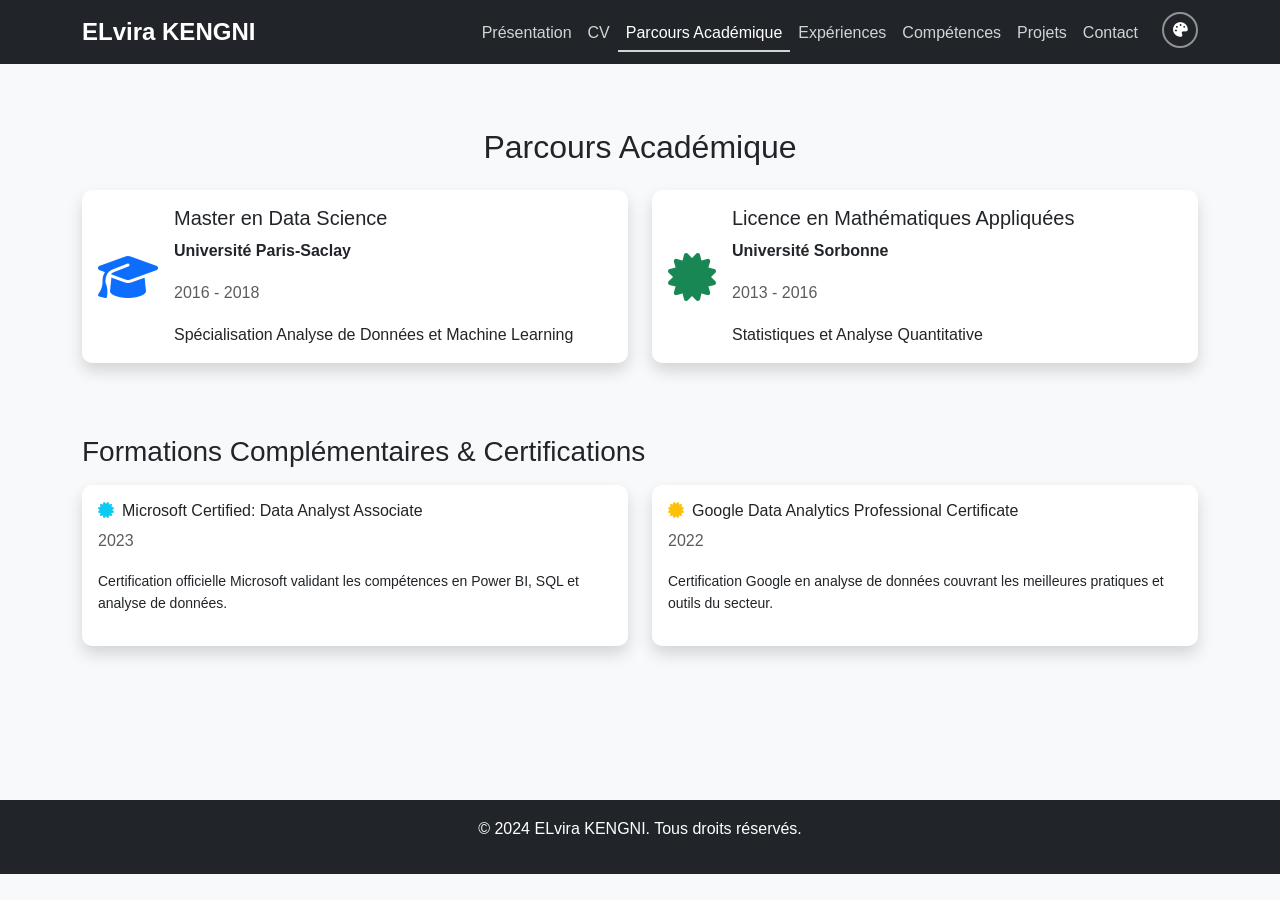
<file: parcours.html>
<!DOCTYPE html>
<html lang="fr">
<head>
    <meta charset="UTF-8">
    <meta name="viewport" content="width=device-width, initial-scale=1.0">
    <title>Parcours Académique - ELvira KENGNI | Data Analyst</title>
    <!-- Bootstrap CSS -->
    <link href="https://cdn.jsdelivr.net/npm/bootstrap@5.3.0/dist/css/bootstrap.min.css" rel="stylesheet">
    <!-- Font Awesome pour les icônes -->
    <link rel="stylesheet" href="https://cdnjs.cloudflare.com/ajax/libs/font-awesome/6.4.0/css/all.min.css">
    <!-- CSS personnalisé -->
    <link rel="stylesheet" href="assets/css/styles.css">
</head>
<body>
    <!-- Navigation -->
    <nav class="navbar navbar-expand-lg navbar-dark bg-dark fixed-top">
        <div class="container">
            <a class="navbar-brand" href="index.html">ELvira KENGNI</a>
            <button class="navbar-toggler" type="button" data-bs-toggle="collapse" data-bs-target="#navbarNav" aria-controls="navbarNav" aria-expanded="false" aria-label="Toggle navigation">
                <span class="navbar-toggler-icon"></span>
            </button>
            <div class="collapse navbar-collapse" id="navbarNav">
                <ul class="navbar-nav ms-auto">
                    <li class="nav-item">
                        <a class="nav-link" href="index.html">Présentation</a>
                    </li>
                    <li class="nav-item">
                        <a class="nav-link" href="cv.html">CV</a>
                    </li>
                    <li class="nav-item">
                        <a class="nav-link active" href="parcours.html">Parcours Académique</a>
                    </li>
                    <li class="nav-item">
                        <a class="nav-link" href="experiences.html">Expériences</a>
                    </li>
                    <li class="nav-item">
                        <a class="nav-link" href="competences.html">Compétences</a>
                    </li>
                    <li class="nav-item">
                        <a class="nav-link" href="projets.html">Projets</a>
                    </li>
                    <li class="nav-item">
                        <a class="nav-link" href="contact.html">Contact</a>
                    </li>
                    <li class="nav-item ms-3">
                        <div class="theme-selector-wrapper" style="position: relative;">
                            <button type="button" class="theme-selector-toggle" id="themeSelectorToggle" title="Sélectionner le thème">
                                <i class="fas fa-palette"></i>
                            </button>
                            <div class="theme-selector-menu" id="themeSelectorMenu">
                                <label class="theme-selector-label">Sélectionner un thème</label>
                                <div class="btn-group w-100" role="group">
                                    <button type="button" class="btn btn-sm theme-btn" data-theme="blue" title="Thème Bleu">
                                        <i class="fas fa-circle" style="color: #667eea;"></i> Bleu
                                    </button>
                                    <button type="button" class="btn btn-sm theme-btn" data-theme="green" title="Thème Vert">
                                        <i class="fas fa-circle" style="color: #10b981;"></i> Vert
                                    </button>
                                    <button type="button" class="btn btn-sm theme-btn" data-theme="orange" title="Thème Orange">
                                        <i class="fas fa-circle" style="color: #f97316;"></i> Orange
                                    </button>
                                    <button type="button" class="btn btn-sm theme-btn" data-theme="black" title="Thème Noir">
                                        <i class="fas fa-circle" style="color: #1f2937;"></i> Noir
                                    </button>
                                </div>
                            </div>
                        </div>
                    </li>
                </ul>
            </div>
        </div>
    </nav>

    <!-- Section Parcours Académique -->
    <section id="parcours" class="py-5" style="margin-top: 80px; min-height: 80vh;">
        <div class="container">
            <h2 class="text-center mb-4">Parcours Académique</h2>
            <div class="row">
                <div class="col-md-6 mb-4">
                    <div class="card shadow">
                        <div class="card-body">
                            <div class="d-flex align-items-center">
                                <i class="fas fa-graduation-cap fa-3x text-primary me-3"></i>
                                <div>
                                    <h5 class="card-title">Master en Data Science</h5>
                                    <p class="card-text"><strong>Université Paris-Saclay</strong></p>
                                    <p class="card-text text-muted">2016 - 2018</p>
                                    <p class="card-text">Spécialisation Analyse de Données et Machine Learning</p>
                           
                                    
                                </div>
                            </div>
                        </div>
                    </div>
                </div>
                <div class="col-md-6 mb-4">
                    <div class="card shadow">
                        <div class="card-body">
                            <div class="d-flex align-items-center">
                                <i class="fas fa-certificate fa-3x text-success me-3"></i>
                                <div>
                                    <h5 class="card-title">Licence en Mathématiques Appliquées</h5>
                                    <p class="card-text"><strong>Université Sorbonne</strong></p>
                                    <p class="card-text text-muted">2013 - 2016</p>
                                    <p class="card-text">Statistiques et Analyse Quantitative</p>
                                    
                                </div>
                            </div>
                        </div>
                    </div>
                </div>
            </div>

            <!-- Formations Complémentaires -->
            <div class="row mt-5">
                <div class="col-md-12">
                    <h3 class="mb-3">Formations Complémentaires & Certifications</h3>
                </div>
            </div>
            <div class="row">
                <div class="col-md-6 mb-4">
                    <div class="card shadow">
                        <div class="card-body">
                            <h6 class="card-title"><i class="fas fa-certificate me-2 text-info"></i>Microsoft Certified: Data Analyst Associate</h6>
                            <p class="text-muted">2023</p>
                            <p class="small">Certification officielle Microsoft validant les compétences en Power BI, SQL et analyse de données.</p>
                        </div>
                    </div>
                </div>
                <div class="col-md-6 mb-4">
                    <div class="card shadow">
                        <div class="card-body">
                            <h6 class="card-title"><i class="fas fa-certificate me-2 text-warning"></i>Google Data Analytics Professional Certificate</h6>
                            <p class="text-muted">2022</p>
                            <p class="small">Certification Google en analyse de données couvrant les meilleures pratiques et outils du secteur.</p>
                        </div>
                    </div>
                </div>
                
                
            </div>
        </div>
    </section>

    <!-- Footer -->
    <footer class="bg-dark text-white py-3">
        <div class="container text-center">
            <p>&copy; 2024 ELvira KENGNI. Tous droits réservés.</p>
        </div>
    </footer>

    <!-- Bootstrap JS -->
    <script src="https://cdn.jsdelivr.net/npm/bootstrap@5.3.0/dist/js/bootstrap.bundle.min.js"></script>
    <!-- JS personnalisé -->
    <script src="assets/js/script.js"></script>
</body>
</html>
</file>
<file: assets/css/styles.css>
/* Styles personnalisés pour le portfolio */

/* LOADING SCREEN */
.loading-screen {
    position: fixed;
    top: 0;
    left: 0;
    width: 100%;
    height: 100%;
    background: linear-gradient(135deg, var(--primary-color) 0%, var(--primary-dark) 100%);
    display: flex;
    justify-content: center;
    align-items: center;
    z-index: 9999;
    animation: fadeOut 0.5s ease-out 2s forwards;
}

.loading-screen.hidden {
    display: none !important;
}

@keyframes fadeOut {
    from {
        opacity: 1;
        visibility: visible;
    }
    to {
        opacity: 0;
        visibility: hidden;
    }
}

.loading-container {
    text-align: center;
    color: white;
}

.spinner {
    width: 80px;
    height: 80px;
    margin: 0 auto 30px;
    border: 8px solid rgba(255, 255, 255, 0.2);
    border-top: 8px solid white;
    border-radius: 50%;
    animation: spin 1s linear infinite;
}

@keyframes spin {
    to {
        transform: rotate(360deg);
    }
}

.loading-text {
    font-size: 28px;
    font-weight: bold;
    margin: 0;
    letter-spacing: 2px;
    animation: pulse 1.5s ease-in-out infinite;
}

.loading-subtext {
    font-size: 16px;
    margin-top: 10px;
    opacity: 0.9;
    animation: slideUp 0.8s ease-out 0.2s both;
}

@keyframes pulse {
    0%, 100% {
        opacity: 1;
    }
    50% {
        opacity: 0.6;
    }
}

@keyframes slideUp {
    from {
        opacity: 0;
        transform: translateY(20px);
    }
    to {
        opacity: 0.9;
        transform: translateY(0);
    }
}

/* FIN LOADING SCREEN */

/* ANIMATIONS DE PRÉSENTATION */
.animated-title {
    min-height: 80px;
    font-weight: 700;
    letter-spacing: 1px;
    word-wrap: break-word;
    border-right: 3px solid rgba(255, 255, 255, 0.8);
    white-space: normal;
    animation: typewriter 4s steps(60, end) 3s forwards;
    opacity: 0;
}

@keyframes typewriter {
    0% {
        width: 0;
        opacity: 1;
    }
    99% {
        border-right: 3px solid rgba(255, 255, 255, 0.8);
    }
    100% {
        width: 100%;
        opacity: 1;
        border-right: none;
    }
}

.animated-description {
    opacity: 0;
    animation: fadeInUp 1s ease-out 7s forwards;
    font-size: 1.1rem;
    line-height: 1.8;
}

@keyframes fadeInUp {
    from {
        opacity: 0;
        transform: translateY(30px);
    }
    to {
        opacity: 1;
        transform: translateY(0);
    }
}

.animated-button {
    opacity: 0;
    animation: fadeInScale 0.8s ease-out 8.5s forwards;
    display: inline-block;
    transition: transform 0.3s ease, box-shadow 0.3s ease;
}

.animated-button:hover {
    transform: scale(1.05);
    box-shadow: 0 8px 20px rgba(0, 0, 0, 0.3);
}

@keyframes fadeInScale {
    from {
        opacity: 0;
        transform: scale(0.8);
    }
    to {
        opacity: 1;
        transform: scale(1);
    }
}

/* FIN ANIMATIONS DE PRÉSENTATION */

:root {
    /* Thème Bleu (par défaut) */
    --primary-color: #667eea;
    --primary-dark: #764ba2;
    --primary-light: #7c3aed;
    --secondary-color: #667eea;
    --accent-color: #667eea;
    --bg-color: #f8f9fa;
    --bg-dark: #ffffff;
}

body {
    font-family: 'Segoe UI', Tahoma, Geneva, Verdana, sans-serif;
    line-height: 1.6;
    background-color: var(--bg-color);
    transition: background-color 0.5s ease;
}

/* Thème Vert */
body.theme-green {
    --primary-color: #10b981;
    --primary-dark: #059669;
    --primary-light: #34d399;
    --secondary-color: #10b981;
    --accent-color: #10b981;
    --bg-color: #ecf9f5;
    --bg-dark: #ffffff;
}

/* Thème Orange */
body.theme-orange {
    --primary-color: #f97316;
    --primary-dark: #ea580c;
    --primary-light: #fb923c;
    --secondary-color: #f97316;
    --accent-color: #f97316;
    --bg-color: #fef3e2;
    --bg-dark: #ffffff;
}

/* Thème Black */
body.theme-black {
    --primary-color: #1f2937;
    --primary-dark: #111827;
    --primary-light: #374151;
    --secondary-color: #4b5563;
    --accent-color: #9ca3af;
    --bg-color: #0f172a;
    --bg-dark: #1e293b;
}

.hero-section {
    min-height: 100vh;
    display: flex;
    align-items: center;
    background: linear-gradient(135deg, var(--primary-color) 0%, var(--primary-dark) 100%);
    transition: background 0.3s ease;
}

/* Styles de navigation active */
.navbar-nav .nav-link {
    color: rgba(255, 255, 255, 0.8) !important;
    transition: color 0.3s ease, border-bottom 0.3s ease;
    border-bottom: 2px solid transparent;
    padding-bottom: 0.3rem;
}

.navbar-nav .nav-link:hover {
    color: #ffffff !important;
}

.navbar-nav .nav-link.active {
    color: #ffffff !important;
    border-bottom-color: rgba(255, 255, 255, 0.8) !important;
    font-weight: 500;
}

body.theme-black .navbar-dark {
    background-color: #0f172a !important;
    border-bottom: 1px solid #334155;
}

body.theme-black .navbar-dark .navbar-brand {
    color: #f1f5f9 !important;
}

body.theme-black .navbar-dark .nav-link {
    color: #cbd5e1 !important;
}

body.theme-black .navbar-dark .nav-link:hover {
    color: #f1f5f9 !important;
}

body.theme-black .navbar-dark .nav-link.active {
    color: #ffffff !important;
    border-bottom-color: var(--primary-color) !important;
}

body.theme-black .timeline::before {
    background-color: #334155;
}

body.theme-black .timeline-marker {
    border-color: #0f172a;
}

/* Form inputs en thème black */
body.theme-black .form-control {
    background-color: #1e293b;
    border-color: #334155;
    color: #e0e0e0;
}

body.theme-black .form-control:focus {
    background-color: #1e293b;
    border-color: var(--primary-color);
    color: #e0e0e0;
    box-shadow: 0 0 0 0.25rem rgba(var(--primary-color-rgb), 0.25);
}

/* Compétences techniques en thème black */
body.theme-black .accordion-body {
    background-color: #0f172a;
    color: #e0e0e0;
}

body.theme-black .accordion-body .d-flex {
    color: #f1f5f9;
}

body.theme-black .accordion-body span {
    color: #cbd5e1;
}

body.theme-black .accordion-body .progress {
    background-color: #334155;
}

body.theme-black .accordion-item {
    background-color: #1e293b;
}

.navbar-brand {
    font-weight: bold;
    font-size: 1.5rem;
}

.card {
    border: none;
    border-radius: 10px;
    transition: transform 0.3s ease, box-shadow 0.3s ease;
}

.card:hover {
    transform: translateY(-5px);
    box-shadow: 0 10px 20px rgba(0,0,0,0.1);
}

.timeline {
    position: relative;
    padding-left: 30px;
}

.timeline::before {
    content: '';
    position: absolute;
    left: 15px;
    top: 0;
    bottom: 0;
    width: 2px;
    background: #e9ecef;
}

.timeline-item {
    position: relative;
    margin-bottom: 20px;
}

.timeline-marker {
    position: absolute;
    left: -22px;
    top: 20px;
    width: 14px;
    height: 14px;
    border-radius: 50%;
    border: 3px solid #fff;
}

.progress {
    height: 8px;
    border-radius: 4px;
}

.btn-primary {
    background-color: var(--primary-color);
    border-color: var(--primary-color);
}

.btn-primary:hover {
    background-color: var(--primary-dark);
    border-color: var(--primary-dark);
}

.btn-primary:focus,
.btn-primary:active {
    background-color: var(--primary-dark) !important;
    border-color: var(--primary-dark) !important;
}

.bg-primary {
    background-color: var(--primary-color) !important;
}

/* Sections light et dark */
.bg-light {
    background-color: var(--bg-color) !important;
    color: #333;
    transition: background-color 0.5s ease, color 0.5s ease;
}

body.theme-black .bg-light {
    background-color: var(--bg-dark) !important;
    color: #e0e0e0;
}

body.theme-black {
    color: #e0e0e0;
}

body.theme-black .card {
    background-color: #1e293b;
    border: 1px solid #334155;
    color: #e0e0e0;
}

body.theme-black .card-title {
    color: #f1f5f9;
}

body.theme-black .card-text {
    color: #cbd5e1;
}

body.theme-black .text-muted {
    color: #94a3b8 !important;
}

body.theme-black .progress {
    background-color: #334155;
}

body.theme-black .accordion-item {
    background-color: #1e293b;
    border: 1px solid #334155;
}

body.theme-black .accordion-button {
    background-color: #1e293b;
    color: #f1f5f9;
}

body.theme-black .accordion-button:not(.collapsed) {
    background-color: #0f172a;
    color: #e0e0e0;
}

body.theme-black h2,
body.theme-black h3,
body.theme-black h4,
body.theme-black h5 {
    color: #f1f5f9;
}

/* Barres de progression avec couleurs dynamiques */
.accordion-item .progress-bar.bg-primary {
    background-color: var(--primary-color) !important;
}

.accordion-item .progress-bar.bg-success {
    background-color: var(--secondary-color) !important;
}

.accordion-item .progress-bar.bg-danger {
    background-color: var(--primary-color) !important;
}

.accordion-item .progress-bar.bg-warning {
    background-color: var(--primary-light) !important;
}

.accordion-item .progress-bar.bg-info {
    background-color: var(--secondary-color) !important;
}

/* Boutons de thème */
.theme-btn {
    padding: 0.4rem 0.6rem;
    margin: 0 2px;
    transition: transform 0.2s ease;
}

.theme-btn:hover {
    transform: scale(1.2);
}

.theme-btn.active {
    background-color: rgba(255, 255, 255, 0.3) !important;
}

/* Sélecteur de thème */
.theme-selector-toggle {
    position: relative;
    padding: 0.4rem;
    background: transparent;
    border: 2px solid rgba(255, 255, 255, 0.5);
    border-radius: 50%;
    color: white;
    cursor: pointer;
    transition: all 0.3s ease;
    display: flex;
    align-items: center;
    justify-content: center;
    min-width: 36px;
    min-height: 36px;
    font-size: 0.9rem;
}

.theme-selector-toggle:hover {
    border-color: white;
    background-color: rgba(255, 255, 255, 0.1);
}

.theme-selector-menu {
    position: absolute;
    top: 100%;
    right: 0;
    background: white;
    border-radius: 8px;
    padding: 15px;
    margin-top: 10px;
    box-shadow: 0 10px 30px rgba(0, 0, 0, 0.2);
    display: none;
    z-index: 1000;
    min-width: 200px;
    animation: slideDown 0.3s ease;
}

.theme-selector-menu.show {
    display: block;
}

@keyframes slideDown {
    from {
        opacity: 0;
        transform: translateY(-10px);
    }
    to {
        opacity: 1;
        transform: translateY(0);
    }
}

.theme-selector-menu .btn-group {
    display: flex;
    flex-wrap: wrap;
    gap: 8px;
}

.theme-selector-menu .theme-btn {
    margin: 0;
    padding: 0.5rem 0.8rem;
    background-color: #f0f0f0;
    color: #333;
    border-radius: 6px;
    font-size: 12px;
    width: 100%;
    transition: all 0.2s ease;
}

.theme-selector-menu .theme-btn:hover {
    transform: scale(1.05);
    background-color: #e0e0e0;
}

.theme-selector-menu .theme-btn.active {
    color: white !important;
    font-weight: bold;
}

.theme-selector-label {
    display: block;
    font-size: 12px;
    font-weight: bold;
    color: #666;
    margin-bottom: 10px;
    text-transform: uppercase;
}

.btn-purple {
    background-color: #6f42c1;
    border-color: #6f42c1;
}

.btn-purple:hover {
    background-color: #5a359a;
    border-color: #5a359a;
}

footer {
    margin-top: auto;
}

@media (max-width: 768px) {
    .hero-section {
        text-align: center;
        padding-top: 100px;
    }
    
    .timeline {
        padding-left: 20px;
    }
    
    .timeline-marker {
        left: -17px;
    }

    .theme-btn {
        padding: 0.35rem 0.5rem;
        margin: 0 1px;
    }
}

/* Transitions fluides pour le changement de thème */
* {
    transition: background-color 0.3s ease, border-color 0.3s ease, color 0.3s ease;
}

.btn,
.card,
.hero-section,
a {
    transition: background-color 0.3s ease, border-color 0.3s ease, color 0.3s ease, transform 0.3s ease;
}
</file>
